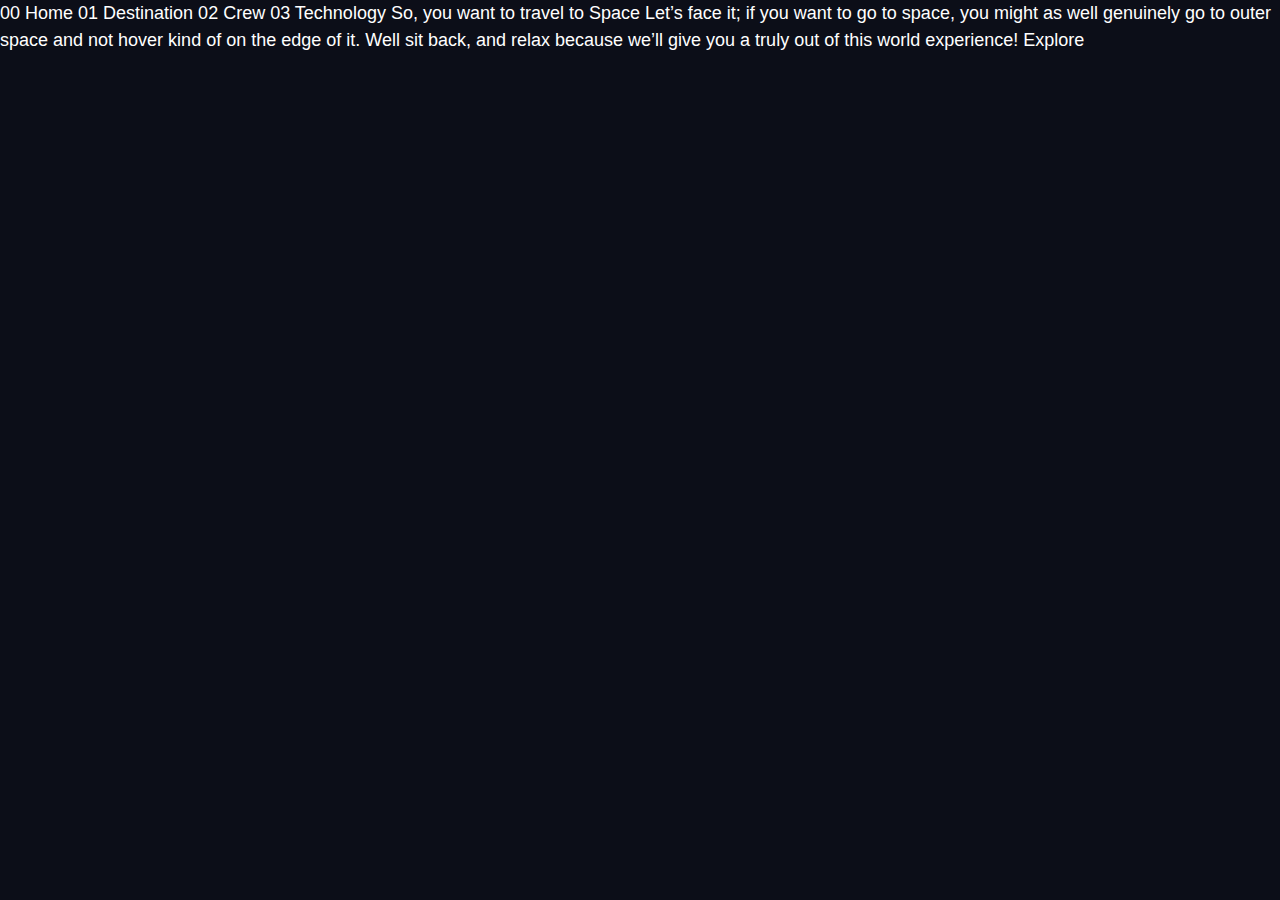
<file: index.html>
<!DOCTYPE html>
<html lang="en">
<head>
  <meta charset="UTF-8">
  <link rel="stylesheet" href="index.css">
  <meta name="viewport" content="width=device-width, initial-scale=1.0">
  <title>Document</title>
</head>
<body>

  00 Home
  01 Destination
  02 Crew
  03 Technology

  So, you want to travel to
  Space
  Let’s face it; if you want to go to space, you might as well genuinely go to 
  outer space and not hover kind of on the edge of it. Well sit back, and relax 
  because we’ll give you a truly out of this world experience!

  Explore





  <script src="index.js"></script>

</body>
</html>
</file>
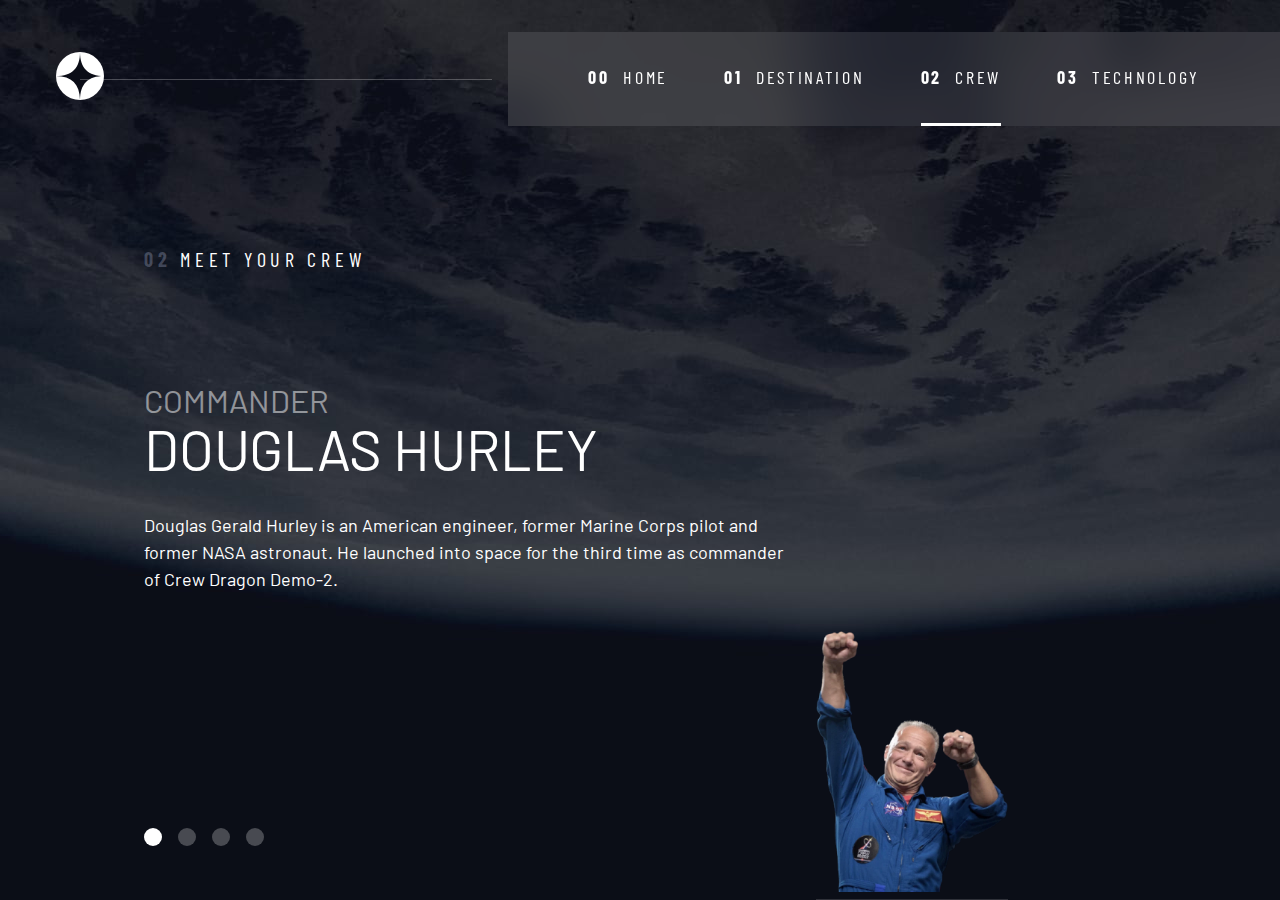
<file: crew.html>
<!DOCTYPE html>
<html lang="en">

<head>
  <meta charset="UTF-8">
  <link rel="preconnect" href="https://fonts.googleapis.com">
  <link rel="preconnect" href="https://fonts.gstatic.com" crossorigin>
  <link
    href="https://fonts.googleapis.com/css2?family=Barlow+Condensed:wght@400;700&family=Bellefair&family=Barlow:wght@400;700&display=swap"
    rel="stylesheet">
  <link rel="stylesheet" href="index.css">
  <meta name="viewport" content="width=device-width, initial-scale=1.0">
  <link rel="icon" type="image/png" sizes="32x32" href="./assets/favicon-32x32.png">
  <title>Crew</title>
</head>

<body class="crew">
  <a href="#main" class="skip-to-content">Skip to main content</a>
  <header class="primary-header flex">
    <div>
      <img src="./assets/shared/logo.svg" alt="space tourism logo" class="logo"></img>
    </div>
    <div class="nav">
      <button class="mobile-nav-toggle" aria-controls="primary-navigation"><span class="sr-only"
          aria-expanded="false">Menu</span></button>
      <nav>
        <ul id="primary-navigation" data-visible="false" class="primary-navigation underline-indicators flex">
          <li>
            <a class="ff-sans-cond uppercase text-white letter-spacing-2" href="index.html">
              <span aria-hidden="true">00</span>Home
            </a>
          </li>
          <li>
            <a class="ff-sans-cond uppercase text-white letter-spacing-2" href="destination.html">
              <span aria-hidden="true">01</span>Destination
            </a>
          </li>
          <li class="active">
            <a class="ff-sans-cond uppercase text-white letter-spacing-2" href="crew.html">
              <span aria-hidden="true">02</span>Crew
            </a>
          </li>
          <li>
            <a class="ff-sans-cond uppercase text-white letter-spacing-2"
              href="technology.html"><span>03</span>Technology
            </a>
          </li>
        </ul>
      </nav>
    </div>
  </header>
  
  <main id="main" class="grid-container grid-container--crew">
    <h1 class="numbered-title"><span aria-hidden="true">02</span>Meet your crew</h1>
    <!-- Commander -->
    <article id="crew-commander" class="crew-info" role="tabpanel">
      <h2 class="fs-600 uppercase .ff-serif">Commander</h2>
      <p class="fs-700 uppercase .ff-serif">Douglas Hurley</p>
      <p>
        Douglas Gerald Hurley is an American engineer, former Marine Corps pilot and former NASA astronaut. He launched into space for the third time as commander of Crew Dragon Demo-2.
      </p>
    </article>
    <!-- Specialist -->
    <article id="crew-specialist" class="crew-info hidden" role="tabpanel">
      <h2 class="fs-600 uppercase .ff-serif">Mission Specialist</h2>
      <p class="fs-700 uppercase .ff-serif">Mark Shuttleworth</p>
      <p>
        Mark Richard Shuttleworth is the founder and CEO of Canonical, the company behind the Linux-based Ubuntu operating system. Shuttleworth became the first South African to travel to space as a space tourist.
      </p>
    </article>
    <!-- Pilot -->
    <article id="crew-pilot" class="crew-info hidden" role="tabpanel">
      <h2 class="fs-600 uppercase ff-serif">Pilot</h2>
      <p class="fs-700 uppercase ff-serif">Victor Glover</p>
      <p>
        Pilot on the first operational flight of the SpaceX Crew Dragon to the International Space Station. Glover is a commander in the U.S. Navy where he pilots an F/A-18.He was a crew member of Expedition 64, and served as a station systems flight engineer. 
      </p>
    </article>
    <!-- Crew Engineer -->
    <article id="crew-engineer" class="crew-info hidden" role="tabpanel">
      <h2 class="fs-600 uppercase .ff-serif">Flight Engineer</h2>
      <p class="fs-700 uppercase .ff-serif">Anousheh Ansari</p>
      <p>
        Anousheh Ansari is an Iranian American engineer and co-founder of Prodea Systems. Ansari was the fourth self-funded space tourist, the first self-funded woman to fly to the ISS, and the first Iranian in space. 
      </p>
    </article>
    <div id="dots-selector" class="dot-indicators flex" role="tablist" aria-label="crew member list">
      <button 
        aria-selected="true"
        role="tab"
        aria-controls="crew-commander" 
        class="">
        <span class="sr-only">
          The commander.
        </span>
      </button>
      <button 
        aria-selected="false"
        role="tab"
        aria-controls="crew-specialist" 
        class="">
        <span class="sr-only">
          The Missions Specialist.
        </span>
      </button>
      <button 
        aria-selected="false"
        role="tab"
        aria-controls="crew-pilot" 
        class="">
        <span class="sr-only">
          The Pilot.
        </span>
      </button>
      <button 
        aria-selected="false"
        role="tab"
        aria-controls="crew-engineer" 
        class="">
        <span class="sr-only">
          The Crew Engineer.
        </span>
      </button>
    </div>
    <!-- Commander -->
    <picture id="image-commander" class="">
      <source srcset="assets/crew/image-douglas-hurley.webp" type="image/webp">
      <img src="assets/crew/image-douglas-hurley.png" alt="Commander Douglas Hurley."></img>
    </picture>
    <!-- Specialist -->
    <picture id="image-specialist" class="hidden">
      <source srcset="assets/crew/image-mark-shuttleworth.webp" type="image/webp">
      <img src="assets/crew/image-mark-shuttleworth.png" alt="Mission Specialist Mark Shuttleworth."></img>
    </picture>
    <!-- Pilot -->
    <picture id="image-pilot" class="hidden">
      <source srcset="assets/crew/image-victor-glover.webp" type="image/webp">
      <img src="assets/crew/image-victor-glover.png" alt="Pilot Victor Glover."></img>
    </picture>
    <!-- Crew Engineer -->
    <picture id="image-engineer" class="hidden">
      <source srcset="assets/crew/image-anousheh-ansari.webp" type="image/webp">
      <img src="assets/crew/image-anousheh-ansari.png" alt="Engineer Anousheh Ansari."></img>
    </picture>




  </main>
  <script src="dots.js"></script>
  <script src="index.js"></script>

</body>

</html>
</file>
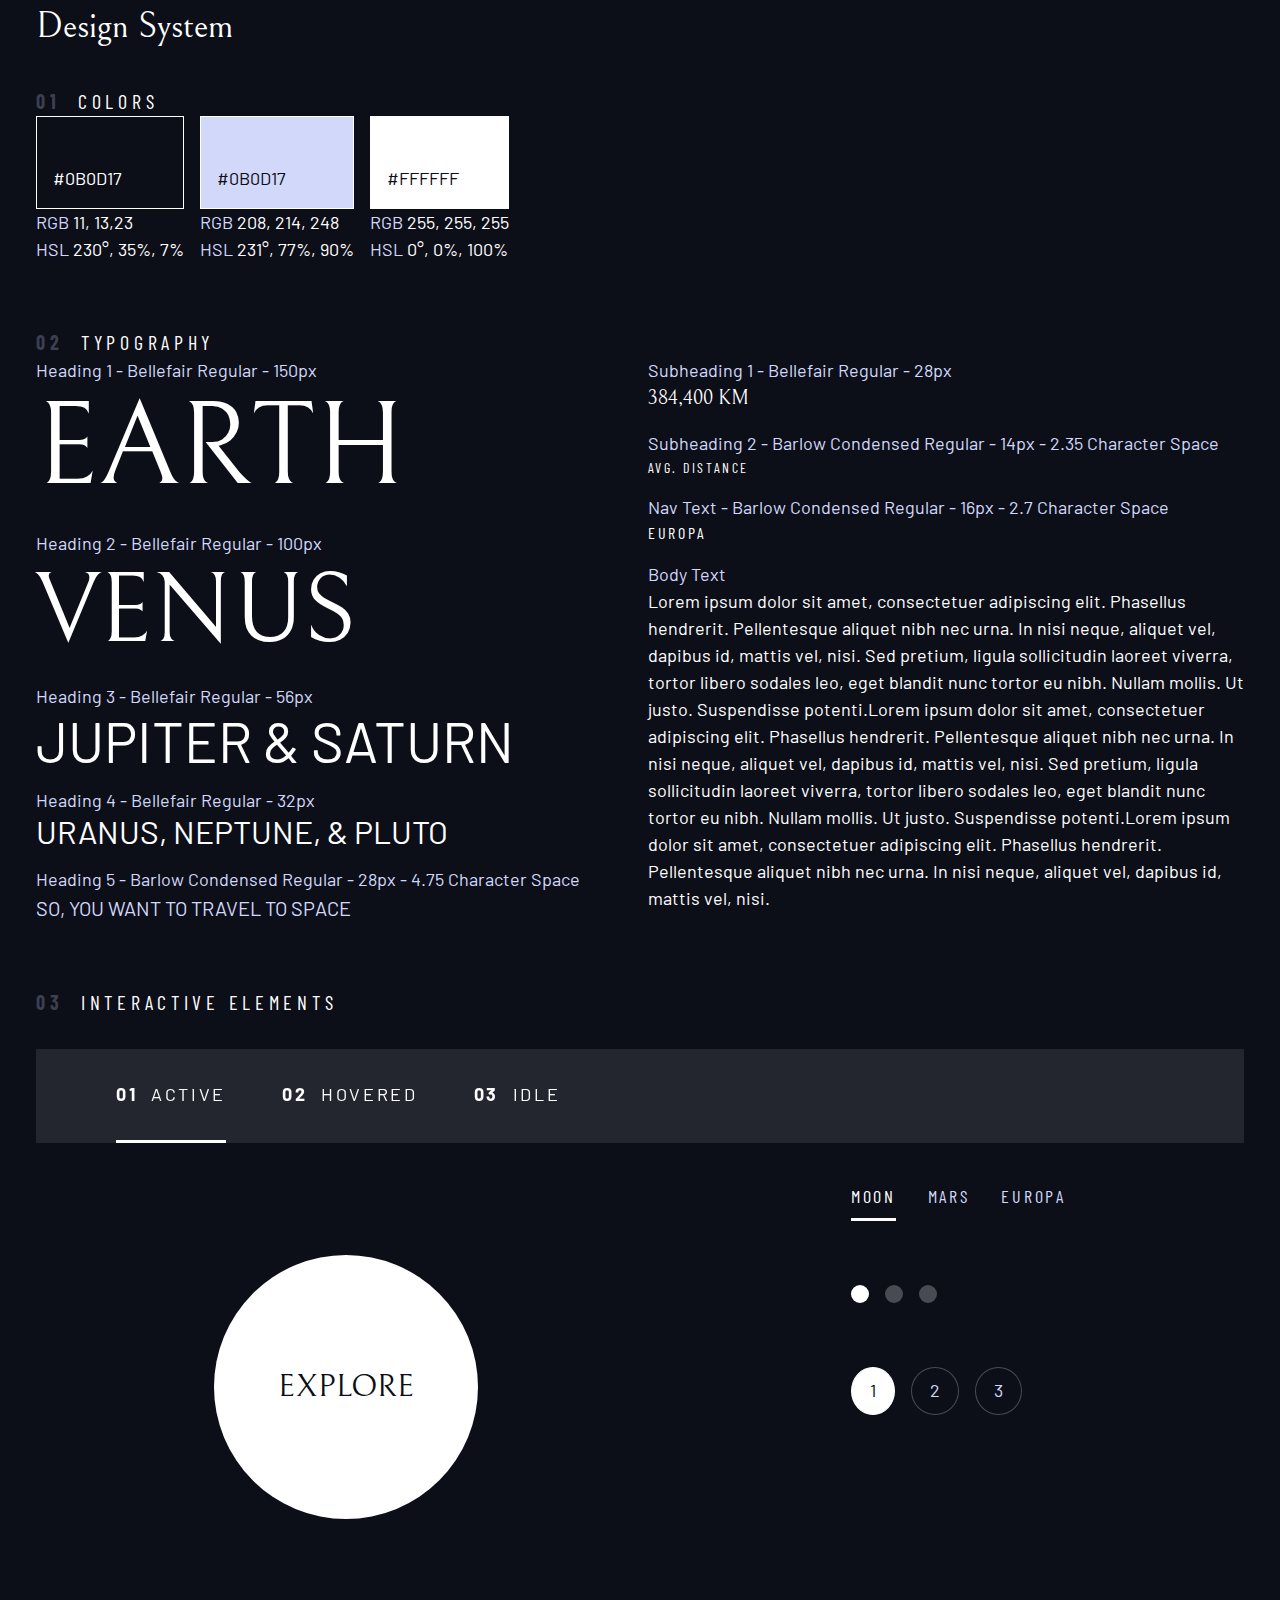
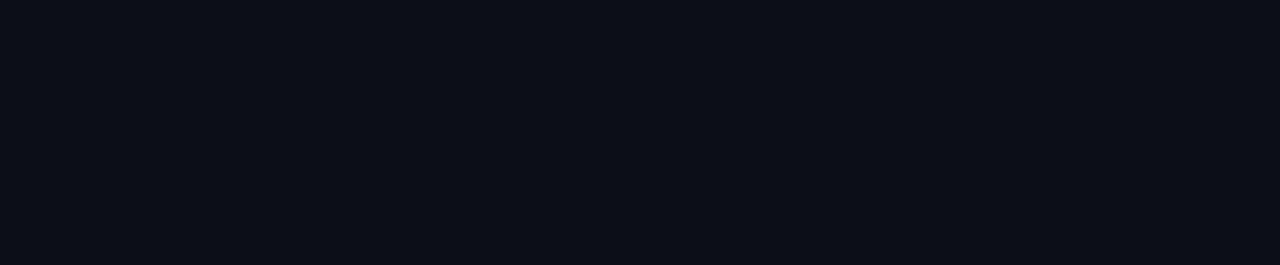
<file: design-system.html>
<!DOCTYPE html>
<html lang="en">

<head>
  <meta charset="UTF-8">
  <link rel="preconnect" href="https://fonts.googleapis.com">
  <link rel="preconnect" href="https://fonts.gstatic.com" crossorigin>
  <link href="https://fonts.googleapis.com/css2?family=Barlow+Condensed:wght@400;700&family=Bellefair&family=Barlow:wght@400;700&display=swap"
      rel="stylesheet">
  <link rel="stylesheet" href="index.css">
  <meta name="viewport" content="width=device-width, initial-scale=1.0">
  <title>Document</title>
</head>

<body>
  <div class="container bg-dark text-white">
    <h1 class="ff-serif">Design System</h1>
    <section id="colors">
      <h2 class="numbered-title"><span>01</span> colors</h2>
      <div class="flex">
        <div>
          <div class="bg-dark text-white" style="padding: 3rem 1rem 1rem; border: 1px solid white ">
            #0B0D17
          </div>
          <p><span class="text-accent">RGB</span> 11, 13,23</p>
          <p><span class="text-accent">HSL</span> 230°, 35%, 7%</p>
        </div>
        <div>
          <div class="bg-accent text-dark" style="padding: 3rem 1rem 1rem; border: 1px solid white">
            #0B0D17
          </div>
          <p><span class="text-accent">RGB</span> 208, 214, 248</p>
          <p><span class="text-accent">HSL</span> 231°, 77%, 90%</p>
        </div>
        <div>
          <div class="bg-white text-dark" style="padding: 3rem 1rem 1rem; border: 1px solid white">
            #FFFFFF
          </div>
          <p><span class="text-accent">RGB</span> 255, 255, 255</p>
          <p><span class="text-accent">HSL</span> 0°, 0%, 100%</p>
        </div>
      </div>
    </section>
    <section id="typography" style="margin: 4rem 0">
      <h2 class="numbered-title"><span>02</span> typography</span></h2>
      <div class="flex">
        <div class="flow" style="flex-basis: 100%">
            <div> 
                <p class="text-accent">Heading 1 - Bellefair Regular - 150px</p>
                <p class="fs-900 uppercase ff-serif">Earth</p>
            </div>
            <div> 
                <p class="text-accent">Heading 2 - Bellefair Regular - 100px</p>
                <p class="fs-800 uppercase ff-serif">Venus</p>
            </div>
            <div> 
                <p class="text-accent">Heading 3 - Bellefair Regular - 56px</p>
                <p class="fs-700 uppercase .ff-sans-cond">Jupiter & Saturn</p>
            </div>
            <div> 
                <p class="text-accent">Heading 4 - Bellefair Regular - 32px</p>
                <p class="fs-600 uppercase .ff-sans-cond">Uranus, Neptune, & Pluto</p>
            </div>
            <div> 
                <p class="text-accent">Heading 5 - Barlow Condensed Regular - 28px - 4.75 Character Space</p>
                <p class="text-accent fs-500 uppercase .ff-sans-cond">So, you want to travel to space</p>
            </div>
        </div>
        
        <div class="flow" style="flex-basis: 100%">
            <div> 
                <p class="text-accent">Subheading 1 - Bellefair Regular - 28px</p>
                <p class="fs-500 ff-serif uppercase">384,400 km</p>
            </div>
            <div> 
                <p class="text-accent">Subheading 2 - Barlow Condensed Regular - 14px - 2.35 Character Space</p>
                <p class="fs-200 uppercase ff-sans-cond letter-spacing-3">Avg. Distance</p>
            </div>
            <div> 
                <p class="text-accent">Nav Text - Barlow Condensed Regular - 16px - 2.7 Character Space</p>
                <p class="fs-300 uppercase ff-sans-cond letter-spacing-2">Europa</p>
            </div>
            <div> 
                <p class="text-accent">Body Text</p>
                <p>Lorem ipsum dolor sit amet, consectetuer adipiscing elit. Phasellus hendrerit. Pellentesque aliquet nibh nec urna. In nisi neque, aliquet vel, dapibus id, mattis vel, nisi. Sed pretium, ligula sollicitudin laoreet viverra, tortor libero sodales leo, eget blandit nunc tortor eu nibh. Nullam mollis. Ut justo. Suspendisse potenti.Lorem ipsum dolor sit amet, consectetuer adipiscing elit. Phasellus hendrerit. Pellentesque aliquet nibh nec urna. In nisi neque, aliquet vel, dapibus id, mattis vel, nisi. Sed pretium, ligula sollicitudin laoreet viverra, tortor libero sodales leo, eget blandit nunc tortor eu nibh. Nullam mollis. Ut justo. Suspendisse potenti.Lorem ipsum dolor sit amet, consectetuer adipiscing elit. Phasellus hendrerit. Pellentesque aliquet nibh nec urna. In nisi neque, aliquet vel, dapibus id, mattis vel, nisi. </p>
            </div>
        </div>
    </div>
    </section>
    <section class="flow" id="interactive-elements">
      <h2 class="numbered-title"><span>03</span> Interactive elements</h2>
      
      <!-- navigation -->
      <div>
        <nav >
          <ul class="primary-navigation underline-indicators flex">
            <li class="active"><a class="uppercase text-white letter-spacing-2" href="#"><span>01</span>Active</a>
            <li><a class="uppercase text-white letter-spacing-2" href="#"><span>02</span>Hovered</a>
            <li><a class="uppercase text-white letter-spacing-2" href="#"><span>03</span>Idle</a>
          </ul>
        </nav>
      </div>
      
      <div class="flex" style="justify-content: space-around;">
          <div style="margin-top: 5rem">
              <!-- explore button -->
               <a href="#" class="large-button text-dark ff-serif fs-600 bg-white uppercase">Explore</a>
          </div>
          
          <div class="flow" style="margin-bottom: 50vh; --flow-space: 4rem">
              <!-- Tabs -->
            <div class="tab-list underline-indicators flex">
              <button aria-selected="true" class="uppercase ff-sans-cond text-accent letter-spacing-2">Moon</button>
              <button aria-selected="false" class="uppercase ff-sans-cond text-accent letter-spacing-2">Mars</button>
              <button aria-selected="false" class="uppercase ff-sans-cond text-accent letter-spacing-2">Europa</button>
            </div>   
              <!-- Dots -->
            <div class="dot-indicators flex">
              <button aria-selected="true" class=""><span class="sr-only">Slide title.</span></button>
              <button aria-selected="false" class=""><span class="sr-only">Slide title.</span></button>
              <button aria-selected="false" class=""><span class="sr-only">Slide title.</span></button>
            </div>
              <!-- Numbers -->
              <div class="number-indicators flex">
                <button aria-selected="true" class="">1</button>
                <button aria-selected="false" class="">2</button>
                <button aria-selected="false" class="">3</button>
              </div>  
          </div>
      </div>
      
  </section>
  </div>




  <script src="index.js"></script>

</body>

</html>
</file>
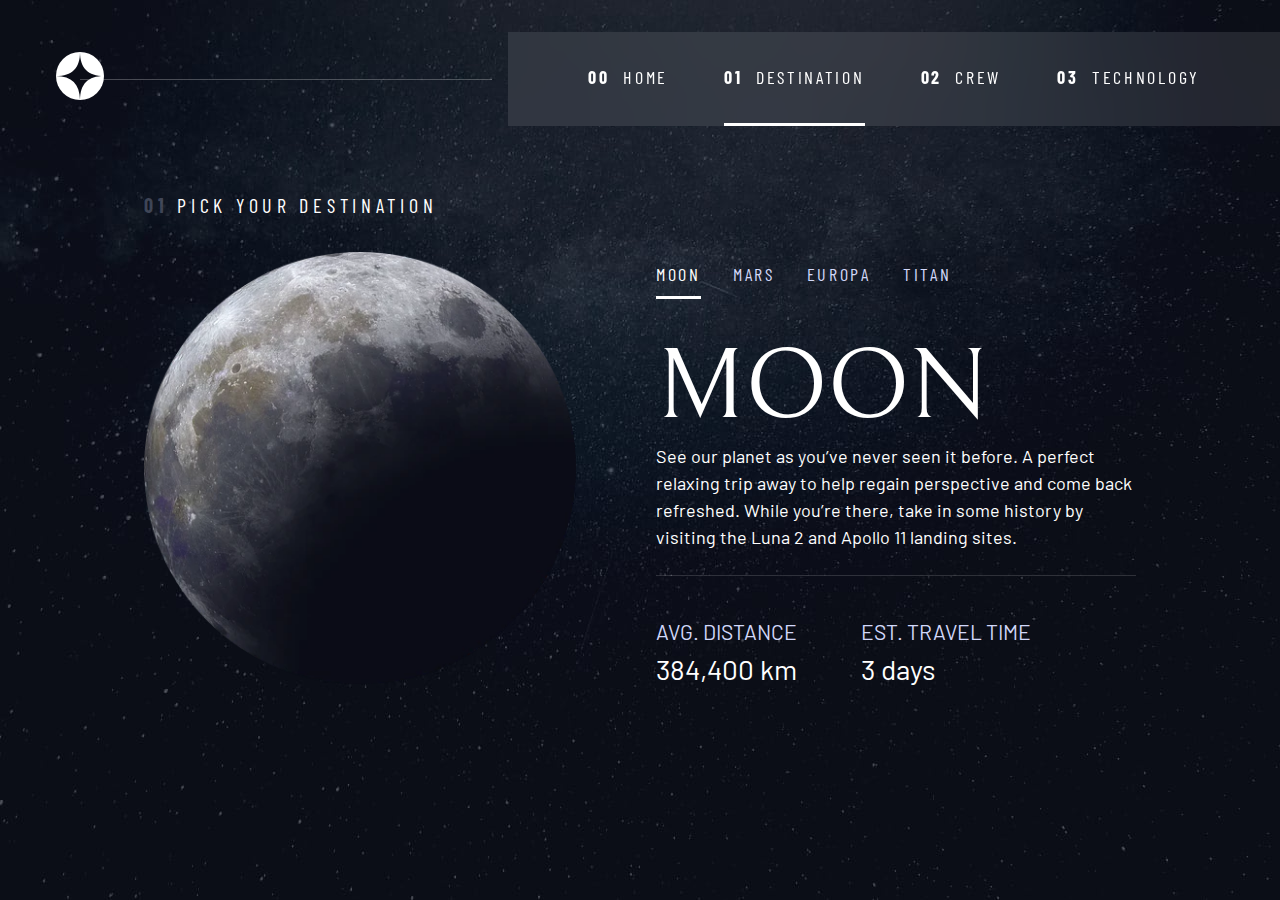
<file: destination.html>
<!DOCTYPE html>
<html lang="en">

<head>
  <meta charset="UTF-8">
  <link rel="preconnect" href="https://fonts.googleapis.com">
  <link rel="preconnect" href="https://fonts.gstatic.com" crossorigin>
  <link
    href="https://fonts.googleapis.com/css2?family=Barlow+Condensed:wght@400;700&family=Bellefair&family=Barlow:wght@400;700&display=swap"
    rel="stylesheet">
  <link rel="stylesheet" href="index.css">
  <meta name="viewport" content="width=device-width, initial-scale=1.0">
  <link rel="icon" type="image/png" sizes="32x32" href="./assets/favicon-32x32.png">
  <title>Destination</title>
</head>

<body class="destination">
  <a href="#main" class="skip-to-content">Skip to main content</a>
  <header class="primary-header flex">
    <div>
      <img src="./assets/shared/logo.svg" alt="space tourism logo" class="logo"></img>
    </div>
    <div class="nav">
      <button class="mobile-nav-toggle" aria-controls="primary-navigation"><span class="sr-only"
          aria-expanded="false">Menu</span></button>
      <nav>
        <ul id="primary-navigation" data-visible="false" class="primary-navigation underline-indicators flex">
          <li class="">
            <a class="ff-sans-cond uppercase text-white letter-spacing-2" href="index.html">
              <span aria-hidden="true">00</span>Home
            </a>
          </li>
          <li class="active">
            <a class="ff-sans-cond uppercase text-white letter-spacing-2" href="destination.html">
              <span aria-hidden="true">01</span>Destination
            </a>
          </li>
          <li>
            <a class="ff-sans-cond uppercase text-white letter-spacing-2" href="crew.html">
              <span aria-hidden="true">02</span>Crew
            </a>
          </li>
          <li><a class="ff-sans-cond uppercase text-white letter-spacing-2"
              href="technology.html"><span>03</span>Technology</a></li>
        </ul>
      </nav>
    </div>
  </header>

  
  <main id="main" class="grid-container grid-container--destination flow">
    <h1 class="numbered-title"><span aria-hidden="true">01</span>Pick your destination</h1>
    <picture id="moon-image">
      <source srcset="assets/destination/image-moon.webp" type="image/webp">
      <img src="assets/destination/image-moon.png" alt="The moon."></image>
    </picture>
    <picture id="mars-image" class="hidden">
      <source srcset="assets/destination/image-mars.webp" type="image/webp">
      <img src="assets/destination/image-mars.png" alt="Mars."></image>
    </picture>
    <picture id="europa-image" class="hidden">
      <source srcset="assets/destination/image-europa.webp" type="image/webp">
      <img src="assets/destination/image-europa.png" alt="Europa."></image>
    </picture>
    <picture id="titan-image" class="hidden">
      <source srcset="assets/destination/image-titan.webp" type="image/webp">
      <img src="assets/destination/image-titan.png" alt="Titan."></image>
    </picture>
    
    <div role="tablist" class="tab-list underline-indicators flex">
      <button 
        role="tab" 
        aria-selected="true" 
        aria-controls="moon-tab"
        tabIndex="0"
        data-image="moon-image"
        class="uppercase ff-sans-cond text-accent letter-spacing-2">
        Moon
      </button>
      <button 
        role="tab"
        aria-selected="false" 
        aria-controls="mars-tab"
        tabIndex="-1"
        data-image="mars-image"
        class="uppercase ff-sans-cond text-accent letter-spacing-2">
        Mars
      </button>
      <button 
        role="tab"
        aria-selected="false" 
        aria-controls="europa-tab"
        tabIndex="-1"
        data-image="europa-image"
        class="uppercase ff-sans-cond text-accent letter-spacing-2">
        Europa
      </button>
      <button 
        role="tab"
        aria-selected="false" 
        aria-controls="titan-tab"
        tabIndex="-1"
        data-image="titan-image"
        class="uppercase ff-sans-cond text-accent letter-spacing-2">
        Titan
      </button>
    </div>
    <!-- Moon -->
    <article class="destination-info" id="moon-tab" tabindex="0" role="tabpanel">
      <h2 class="fs-800 uppercase ff-serif">Moon</h2>

      <p>See our planet as you’ve never seen it before. A perfect relaxing trip away to help
      regain perspective and come back refreshed. While you’re there, take in some history
      by visiting the Luna 2 and Apollo 11 landing sites.</p>
      <div class="destination-meta flex">
        <div>
          <h3 class="text-accent uppercase">Avg. distance</h3>
          <p>384,400 km</p>
        </div>
        <div>      
          <h3 class="text-accent uppercase">Est. travel time</h3>
          <p>3 days</p>
        </div>
      </div>
    </article>
    <!-- Mars -->
    <article class="destination-info hidden" id="mars-tab" tabindex="0" role="tabpanel">
      <h2 class="fs-800 uppercase ff-serif">Mars</h2>

      <p>Don’t forget to pack your hiking boots. You’ll need them to tackle Olympus Mons, the tallest planetary mountain in our solar system. It’s two and a half times the size of Everest.</p>
      <div class="destination-meta flex">
        <div>
          <h3 class="text-accent uppercase">Avg. distance</h3>
          <p>225 mil. km</p>
        </div>
        <div>      
          <h3 class="text-accent uppercase">Est. travel time</h3>
          <p>9 months</p>
        </div>
      </div>
    </article>
    <!-- Europa -->
    <article class="destination-info hidden" id="europa-tab" tabindex="0" role="tabpanel">
      <h2 class="fs-800 uppercase ff-serif">Europa</h2>

      <p>The smallest of the four Galilean moons orbiting Jupiter, Europa is a winter lover’s dream. With an icy surface, it’s perfect for a bit of ice skating, curling, hockey, or simple relaxation in your snug wintery cabin.</p>
      <div class="destination-meta flex">
        <div>
          <h3 class="text-accent uppercase">Avg. distance</h3>
          <p>628 mil. km</p>
        </div>
        <div>      
          <h3 class="text-accent uppercase">Est. travel time</h3>
          <p>3 years</p>
        </div>
      </div>
    </article>
    <!-- Titan -->
    <article class="destination-info hidden" id="titan-tab" tabindex="0" role="tabpanel">
      <h2 class="fs-800 uppercase ff-serif">Titan</h2>

      <p>The only moon known to have a dense atmosphere other than Earth, Titan is a home away from home (just a few hundred degrees colder!). As a bonus, you get striking views of the Rings of Saturn.</p>
      <div class="destination-meta flex">
        <div>
          <h3 class="text-accent uppercase">Avg. distance</h3>
          <p>1.6 bil. km</p>
        </div>
        <div>      
          <h3 class="text-accent uppercase">Est. travel time</h3>
          <p>7 years</p>
        </div>
      </div>

    </article>
  </main>

  <script src="index.js"></script>
  <script src="tabs.js"></script>

</body>

</html>
</file>
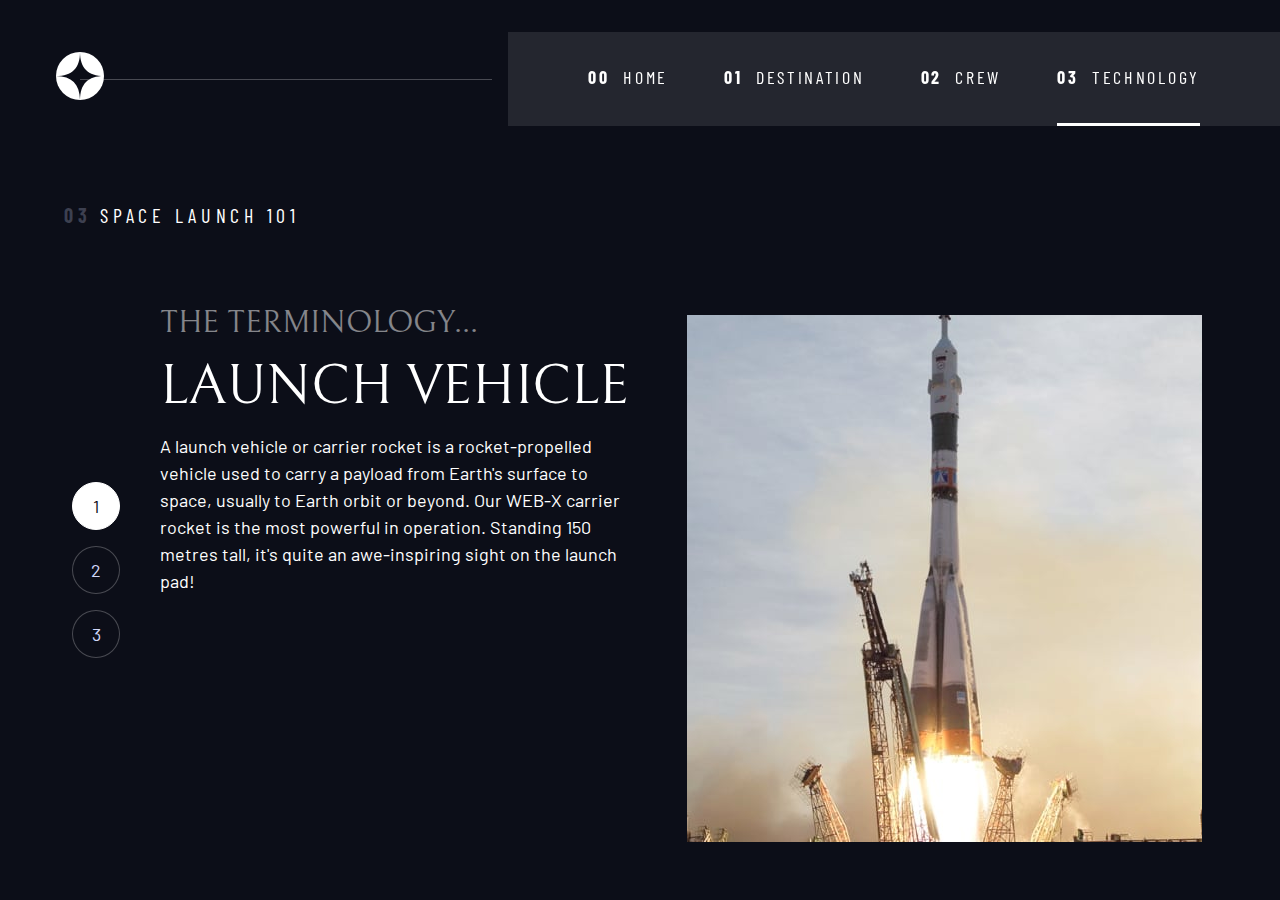
<file: technology.html>
<!DOCTYPE html>
<html lang="en">

<head>
  <meta charset="UTF-8">
  <link rel="preconnect" href="https://fonts.googleapis.com">
  <link rel="preconnect" href="https://fonts.gstatic.com" crossorigin>
  <link
    href="https://fonts.googleapis.com/css2?family=Barlow+Condensed:wght@400;700&family=Bellefair&family=Barlow:wght@400;700&display=swap"
    rel="stylesheet">
  <link rel="stylesheet" href="index.css">
  <meta name="viewport" content="width=device-width, initial-scale=1.0">
  <link rel="icon" type="image/png" sizes="32x32" href="./assets/favicon-32x32.png">
  <title>Technology</title>
</head>

<body class="technology">
  <a href="#main" class="skip-to-content">Skip to main content</a>
  <header class="primary-header flex">
    <div>
      <img src="./assets/shared/logo.svg" alt="space tourism logo" class="logo"></img>
    </div>
    <div class="nav">
      <button class="mobile-nav-toggle" aria-controls="primary-navigation"><span class="sr-only"
          aria-expanded="false">Menu</span></button>
      <nav>
        <ul id="primary-navigation" data-visible="false" class="primary-navigation underline-indicators flex">
          <li>
            <a class="ff-sans-cond uppercase text-white letter-spacing-2" href="index.html">
              <span aria-hidden="true">00</span>Home
            </a>
          </li>
          <li>
            <a class="ff-sans-cond uppercase text-white letter-spacing-2" href="destination.html">
              <span aria-hidden="true">01</span>Destination
            </a>
          </li>
          <li class="">
            <a class="ff-sans-cond uppercase text-white letter-spacing-2" href="crew.html">
              <span aria-hidden="true">02</span>Crew
            </a>
          </li>
          <li class="active">
            <a class="ff-sans-cond uppercase text-white letter-spacing-2"
              href="technology.html"><span>03</span>Technology
            </a>
          </li>
        </ul>
      </nav>
    </div>
  </header>
  
  <main id="main" class="grid-container grid-container--tech">
    <h1 class="numbered-title"><span aria-hidden="true">03</span>Space Launch 101</h1>
    <!-- Launch Vehicle -->
      <img id="image-launch-vehicle" class="hero-images "src="assets/technology/image-launch-vehicle-portrait.jpg" alt="Launch vehicle."></img>
      <img id="image-launch-vehicle-wide" class="hero-images-wide " src="assets/technology/image-launch-vehicle-landscape.jpg" alt="Launch vehicle."></img>
    <!-- Spaceport -->
      <img id="image-spaceport" class="hero-images hidden" src="assets/technology/image-spaceport-portrait.jpg" alt="Spaceport."></img>
      <img id="image-spaceport-wide" class="hero-images-wide hidden" src="assets/technology/image-spaceport-landscape.jpg" alt="Spaceport."></img>
    <!-- Space Capsule -->
      <img id="image-capsule" class="hero-images hidden" src="assets/technology/image-space-capsule-portrait.jpg" alt="Space Capsule."></img>
      <img id="image-capsule-wide" class="hero-images-wide hidden" src="assets/technology/image-space-capsule-landscape.jpg" alt="Space Capsule."></img>
    <div id="number-indicator" class="number-indicators flex">
      <button 
        aria-selected="true" 
        aria-controls="launch-vehicle" 
        role="tablist" 
        class="">
        1
        <span class="sr-only">Launch Vehicle</span>
      </button>
      <button 
        aria-selected="false" 
        aria-controls="spaceport" 
        role="tablist" 
        class="">
        2
        <span class="sr-only">Spaceport</span>
      </button>
      <button 
        aria-selected="false" 
        aria-controls="capsule" 
        role="tablist" 
        class="">
        3
        <span class="sr-only">Space Capsule</span>
      </button>
    </div>  
    <!-- Launch Vehicle -->
    <article id="launch-vehicle" class="tech-info" role="tabpanel">
      <h2 class="fs-600 uppercase ff-serif">The Terminology...</h2>
      <p class="fs-700 uppercase ff-serif">Launch Vehicle</p>
      <p>
        A launch vehicle or carrier rocket is a rocket-propelled vehicle used to carry a payload from Earth's surface to space, usually to Earth orbit or beyond. Our WEB-X carrier rocket is the most powerful in operation. Standing 150 metres tall, it's quite an awe-inspiring sight on the launch pad!
      </p>
    </article>
    <!-- Spaceport -->
    <article id="spaceport" class="tech-info hidden" role="tabpanel">
      <h2 class="fs-600 uppercase ff-serif">The Terminology...</h2>
      <p class="fs-700 uppercase ff-serif">Spaceport</p>
      <p>
        A spaceport or cosmodrome is a site for launching (or receiving) spacecraft, 
        by analogy to the seaport for ships or airport for aircraft. Based in the 
        famous Cape Canaveral, our spaceport is ideally situated to take advantage 
        of the Earth’s rotation for launch.
      </p>
    </article>
    <!-- Space Capsule -->
    <article id="capsule" class="tech-info hidden" role="tabpanel">
      <h2 class="fs-600 uppercase ff-serif">The Terminology...</h2>
      <p class="fs-700 uppercase ff-serif">Space Capsul</p>
      <p>
        A space capsule is an often-crewed spacecraft that uses a blunt-body reentry 
        capsule to reenter the Earth's atmosphere without wings. Our capsule is where 
        you'll spend your time during the flight. It includes a space gym, cinema, 
        and plenty of other activities to keep you entertained.
      </p>
    </article>
  </main>
  <script src="numbers.js"></script>
  <script src="index.js"></script>

</body>

</html>
</file>
<file: index.css>
/* ----------------- */
/* Custom Properties */
/* ----------------- */

:root {
  /* colors */
  --clr-dark: 230 35% 7%;
  --clr-light: 231 77% 90%;
  --clr-white: 0 0% 100%;
  
  /* font-sizes */
  --fs-900: clamp(5rem, 10vw + 1rem, 9.375rem) ;
  --fs-800: 3.5rem;
  --fs-700: 1.5rem;
  --fs-600: 1rem;
  --fs-500: 1rem;
  --fs-400: 0.9375rem;
  --fs-300: 1rem;
  --fs-200: 0.875rem;

  /* font-families */
  --ff-serif: "Bellefair", serif;
  --ff-sans-cond: "Barlow Condensed", sans-serif;
  --ff-sans-normal: "Barlow", sans-serif;
}

@media (min-width: 35em) {
  :root {
    /* font-sizes */
    --fs-900: 7.375rem;
    --fs-800: 5rem;
    --fs-700: 2.5rem;
    --fs-600: 1.5rem;
    --fs-500: 1.25rem;
    --fs-400: 1rem;
  }
}
@media (min-width: 45em) {
  :root {
    /* font-sizes */
    --fs-800: 6.25rem;
    --fs-700: 3.5rem;
    --fs-600: 2rem;
    --fs-400: 1.125rem;
  }
}


/* ----------------- */
/*       Reset       */
/* ----------------- */

*,
*::before,
*::after {
  box-sizing: border-box;
}

/* Reset margins */

body,
h1,
h2,
h3,
h4,
h5,
h6,
p,
figure,
picture {
  margin: 0;
}

h1,
h2,
h3,
h4,
h5,
h6,
p {
  font-weight: 400;
}

body {
  font-family: var(--ff-sans-normal);
  font-size: var(--fs-400);
  background-color: hsl(var(--clr-dark));
  color: hsl(var(--clr-white));
  line-height: 1.5;
  min-height: 100vh;
  overflow-x: hidden;
  display: grid;
  grid-template-rows: min-content 1fr;
}

img,
picture {
  max-width: 100%;
  /* display: block; */
}

input,
button,
textarea,
select {
  font: inherit;
}

@media (prefers-reduced-motion: reduce) {
  *,
  *::before,
  *::after {
    animation-duration: 0.01ms !important;
    animation-iteration-count: 1 !important;
    transition-duration: 0.01ms !important;
    scroll-behavior: auto !important;
  }
}


/* ---------------- */
/*     Utility      */
/* ---------------- */


.flex {
  display: flex;
  gap: var(--gap, 1rem);
}

.grid {
  display: grid;
  gap: var(--gap, 1rem);
}

.d-block {
  display: block;
}

.d-flex {
  display: flex;;
}

.flow > * + * {
  margin-top: var(--flow-space, 1rem);
}

.container {
  padding-inline: 2em;
  max-width: 80rem;
  margin-inline: auto;
}

.sr-only {
  position: absolute;
  width: 1px;
  height: 1px;
  padding: 0;
  margin: -1px;
  overflow: hidden;
  clip: rect(0, 0, 0, 0);
  white-space: nowrap;
  border-width: 0;
}


.skip-to-content {
  position: absolute;
  z-index: 9999;
  background: hsl( var(--clr-white) );
  color: hsl( var(--clr-dark) );
  padding: .5em 1em;
  margin-inline: auto;
  transform: translateY(-100%);
  transition: transform 250ms ease-in;
}

.skip-to-content:focus {
  transform: translateY(0);
}

.hidden {
  display: none !important;
}

/* --------------- */
/*     Colors      */
/* --------------- */

.bg-dark { background-color: hsl(var(--clr-dark)); }
.bg-accent { background-color: hsl(var(--clr-light)); }
.bg-white { background-color: hsl(var(--clr-white)); }

.text-dark { color: hsl(var(--clr-dark)); }
.text-accent { color: hsl(var(--clr-light)); }
.text-white { color: hsl(var(--clr-white)); }

/* --------------- */
/*     Typography  */
/* --------------- */

.ff-serif { font-family: var(--ff-serif); } 
.ff-sans-cond { font-family: var(--ff-sans-cond); } 
.ff-sans-normal { font-family: var(--ff-sans-normal); } 

.letter-spacing-1 { letter-spacing: 4.75px; } 
.letter-spacing-2 { letter-spacing: 2.7px; } 
.letter-spacing-3 { letter-spacing: 2.35px; } 

.uppercase { text-transform: uppercase; }

.fs-900 { font-size: var(--fs-900); }
.fs-800 { font-size: var(--fs-800); }
.fs-700 { font-size: var(--fs-700); }
.fs-600 { font-size: var(--fs-600); }
.fs-500 { font-size: var(--fs-500); }
.fs-400 { font-size: var(--fs-400); }
.fs-300 { font-size: var(--fs-300); }
.fs-200 { font-size: var(--fs-200); }


.fs-900,
.fs-800,
.fs-700,
.fs-600 {
    line-height: 1.1;
}


.numbered-title {
  font-family: var(--ff-sans-cond);
  font-size: var(--fs-500);
  text-transform: uppercase;
  letter-spacing: 4.72px;;
}

.numbered-title > span {
  color: hsl(var(--clr-light) / .25);
  font-weight: 700;
}

.numbered-title > span::after {
  content: "\00a0";
}

/* ----------------- */
/*    Components     */
/* ----------------- */

.large-button {
  display: inline-grid;
  font-size: 2rem;
  padding: 0 2em;
  place-items: center;
  text-decoration: none;;
  border-radius: 50%;
  aspect-ratio: 1;
  position: relative;
  z-index: 1;
}

.large-button::after {
  content:"";
  position: absolute;
  z-index: -1;
  background: hsl(var(--clr-white) / .15);
  width: 100%;
  height: 100%;
  border-radius: inherit;
  transition:  opacity 500ms linear, transform 500ms ease-in-out;
  opacity: 0;
}

.large-button:hover::after,
.large-button:focus::after {
  opacity: 1;
  transform: scale(1.5);
}

/* Navigation */

.logo {
  margin: 2rem clamp(1.5rem, 5vw, 3.5rem);
}

.primary-header {
  justify-content: space-between;
  align-items: center;
}

.primary-navigation {
  --gap: clamp(1.5rem, 5vw, 3.5rem);
  --underline-gap: 2rem;
  list-style: none;
  padding: 0;
  margin: 0;
  background: hsl( var(--clr-white) / .1);
  backdrop-filter: blur(1.5rem);
}

.mobile-nav-toggle {
  display: none;
}

.primary-navigation a {
  text-decoration: none;
}

.primary-navigation a > span {
  font-weight: 700;
}

.primary-navigation a > span::after {
  content: "\00a0\00a0";
}

@media (max-width: 35em) {
  .primary-navigation {
    flex-direction: column;
    position: fixed;
    z-index: 1000;
    inset: 0 0 0 20%;
    --underline-gap: .5rem;
    list-style: none;
    padding: min(20rem, 15vh) 2rem;
    margin: 0;
    transform: translateX(100%);
    transition: transform 500ms ease-in-out
  }

  .primary-navigation[data-visible="true"] {
    transform: translateX(0);
  }

  .mobile-nav-toggle {
    display: block;
    position: absolute;
    top: 2rem;
    right: 1rem;
    background: transparent;
    border:0;
    background-image: url("./assets/shared/icon-hamburger.svg");
    background-position: center;
    background-repeat: no-repeat;
    width: 1.5rem;
    aspect-ratio: 1;
    z-index: 2000;
  }

  .mobile-nav-toggle[aria-expanded="true"] {
    background-image: url("./assets/shared/icon-close.svg");
  }
}

@media (min-width: 35em) {
  .primary-navigation {
    padding-inline: clamp(3rem, 10vw, 5rem);
  }
}

@media (min-width: 35em) and (max-width: 45em) {
  .primary-navigation a > span {
    display: none;
  }
}

@media (min-width: 45em) {

  .primary-header::before {
    content:'';
    display: block;
    position: relative;
    background: hsl( var(--clr-white) / .25);
    height: 1px;
    margin-left: -3rem;
    width: 80%;
    order: 1;
  }

  .nav {
    order: 2;
  }

  .primary-navigation {
    margin-block: 2rem;
  }
}

.underline-indicators > * {
  cursor: pointer;
  padding: var(--underline-gap, .5rem) 0;
  border:0;
  border-bottom: .2rem solid hsl(var(--clr-white) / 0);
  background-color: transparent;
}

@media (max-width: 35em) {
  .primary-navigation.underline-indicators > *{
    border: none;
    padding: 0;
  };  
}

.underline-indicators > *:hover,
.underline-indicators > *:focus {
  border-color: hsl(var(--clr-white) / .25);
}

.underline-indicators > .active,
.underline-indicators > [aria-selected="true"] {
  color: hsl( var(--clr-white) / 1);
  border-color: hsl(var(--clr-white) / 1);
}

.tab-list {
  --gap: 2rem;
}

.dot-indicators button {
  cursor: pointer;
  aspect-ratio: 1;
  border-radius: 50%;
  background-color: hsl(var(--clr-white) / .25);
  border: none;
  padding: .5em;
}

.dot-indicators button:hover,
.dot-indicators button:focus {
  background-color: hsl(var(--clr-white) / .5);
}

.dot-indicators > [aria-selected="true"] {
  background-color: hsl( var(--clr-white) / 1);
  border-color: hsl(var(--clr-white) / 1);
}

.number-indicators button {
  cursor: pointer;
  aspect-ratio: 1;
  background: hsl(var(--clr-dark));
  color: hsl(var(--clr-light));
  border: .1rem solid hsl(var(--clr-white) / .25);
  border-radius: 50%;
  padding: .5em 1em;
}

.number-indicators button:hover,
.number-indicators button:focus {
  border-color: hsl(var(--clr-white) / .5);
  box-shadow: inset 0 0 1px 1px hsl(var(--clr-light) / .25);
}

.number-indicators > [aria-selected="true"] {
  background-color: hsl( var(--clr-white) / 1);
  border-color: hsl(var(--clr-white) / 1);
  color:hsl(var(--clr-dark));
}

/* ----------------- */
/*  Page Specific    */
/* ----------------- */

/*  home  */
body {
  background-size: cover;
  background-position: bottom center;
}

.home {
  background-image: url("./assets/home/background-home-mobile.jpg");
}

@media (min-width: 35em) {
  .home {
    background-position: center center;
    background-image: url("./assets/home/background-home-tablet.jpg");
  }
}
@media (min-width: 45em) {
  .home {
    background-image: url("./assets/home/background-home-desktop.jpg");
  }
}

.destination {
  background-image: url("./assets/destination/background-destination-mobile.jpg");
}

@media (min-width: 35em) {
  .destination {
    background-position: center center;
    background-image: url("./assets/destination/background-destination-tablet.jpg");
  }
}
@media (min-width: 45em) {
  .destination {
    background-image: url("./assets/destination/background-destination-desktop.jpg");
  }
}

.crew {
  background-image: url("./assets/crew/background-crew-mobile.jpg");
}

@media (min-width: 35em) {
  .crew {
    background-position: center center;
    background-image: url("./assets/crew/background-crew-tablet.jpg");
  }
}
@media (min-width: 45em) {
  .crew {
    background-image: url("./assets/crew/background-crew-desktop.jpg");
  }
}

/* ------------ */
/*    Layout    */
/* ------------ */

.numbered-title {
  grid-area: title;
  max-width: 60%;
}

.grid-container {
  text-align: center;
  display: grid;
  place-items: center;
  padding-inline: 1rem;
  padding-bottom: 3rem;
}

.grid-container * {
  max-width: 50ch;
  /* outline: 3px solid limegreen; */
}


/* Destination */

.grid-container--destination {
  --flow-space: 2rem;
  grid-template-areas:
    'title'
    'image'
    'tabs'
    'content'
}

.grid-container--destination > picture {
  grid-area: image;
  max-width: 60%;
  align-self: start;
}

.grid-container--destination > .tab-list {
  grid-area: tabs;
}

.grid-container--destination > .destination-info{
  grid-area: content;
}

.destination-meta {
  flex-direction: column;
  border-top: 1px solid hsl(var(--clr-white) / .15);
  padding-top: 2.5rem;
  margin-top: 1.5rem;
}

.destination-meta p {
  font-size: 1.75rem;;
}


/* Crew */

.grid-container--crew {
  grid-template-areas:
    'title'
    'content'
    'dots'
    'image'
}

.grid-container--crew > picture {
  grid-area: image;
  max-width: 60%;
  border-bottom: 1px solid hsl(var(--clr-white) / .15);
}

.grid-container--crew > .dot-indicators {
  grid-area: dots;
}

.grid-container--crew > .crew-info{
  grid-area: content;
}

.crew-info > h2 {
  color:hsl(var(--clr-white) / .5)
}

.crew-info p {
  margin-bottom: 2rem;
}

/* Technology */

.grid-container--tech {
  grid-template-areas:
  'title'
  'image'
  'controls'
  'content'
}

.grid-container--tech > .numbered-title {
  margin-block: 2rem 4rem;
  grid-area: title;
}

.grid-container--tech > img {
  grid-area: image;
}

.grid-container--tech > .number-indicators {
  margin-block: 2rem 3rem;
  grid-area: controls;
}

.grid-container--tech > .tech-info {
  grid-area: content;
}

.grid-container--tech > .tech-info > * {
  margin-bottom: 1rem;
}

.hero-images {
  display: block;
}

.hero-images-wide {
  display: none;
}


.tech-info > h2 {
  color:hsl(var(--clr-white) / .5);
}

@media (min-width: 35em) {
  .numbered-title {
    justify-self: start;
    margin-top: 2rem;
  }

  .destination-meta {
    flex-direction: row;
    justify-content: space-evenly;
  }
  
  .hero-images {
    display: none;
  }

  .hero-images-wide {
    display: block;
  }

  .grid-container * {
    max-width: 100%;
  }
  .grid-container--tech > .number-indicators {
    margin-block: 1rem 2rem;
  }
}

@media (min-width: 45em) {
  .grid-container {
      text-align: left;
      column-gap: var(--container-gap, 2rem);
      grid-template-columns: minmax(2rem, 1fr) repeat(2, minmax(0, 30rem)) minmax(2rem, 1fr);
  }
  
  .grid-container--home {
    padding-bottom: max(20vh, 6rem);
    align-items: end;
  }

  .grid-container--home > *:first-child {
    grid-column: 2;
}

  .grid-container--home > *:last-child {
    grid-column: 3;
}
  .grid-container--destination {
    justify-items: start;
    align-content: start;
    grid-template-areas:
      '. title title .'
      '. image tabs .'
      '. image content .'
  }
  .grid-container--destination > picture {
    max-width: 90%;
  }

  .destination-meta {
    justify-content: flex-start;
    --gap: min(4rem, 8vw);
  }

  .grid-container--crew {
    grid-template-columns: minmax(1rem, 1fr) minmax(0, 40rem) minmax(0, 20rem) minmax(1rem, 1fr);
    padding-bottom:0;
    justify-items: start;;
    grid-template-areas:
      '. title title .'
      '. content image .'
      '. dots image .';
  }

  .grid-container--crew > picture {
    max-height: 31rem;
    align-self: end;
  }

  .grid-container--crew img {
    max-height: 31rem;
  }
  .grid-container--crew > .dot-indicators {
    justify-self: start;
  }
  .grid-container--crew > .crew-info{
    min-height: 21rem;
  }

  .grid-container--tech {
    grid-template-areas:
    '. title title title .'
    '. controls content image .';
    grid-template-columns: 
      minmax(1rem, 1fr) 
      minmax(0, 4rem) 
      minmax(0, 30rem) 
      minmax(0, 36rem) 
      minmax(1rem, 1fr);
  }

  .grid-container--tech > .numbered-title {
    grid-area: title;
  }
  
  .grid-container--tech > img {
    grid-area: image;
  }

  .hero-images {
    display: block;
  }

  .hero-images-wide {
    display: none;
  }
  
  .grid-container--tech > .number-indicators {
    margin-block: 2rem 3rem;
    display: flex;
    flex-direction: column;
    grid-area: controls;
  }

  .grid-container--tech > .tech-info {
    grid-area: content;
    align-self: start;
  }

  .tech-info > h2 {
    align-self: start;
  }
}
</file>
